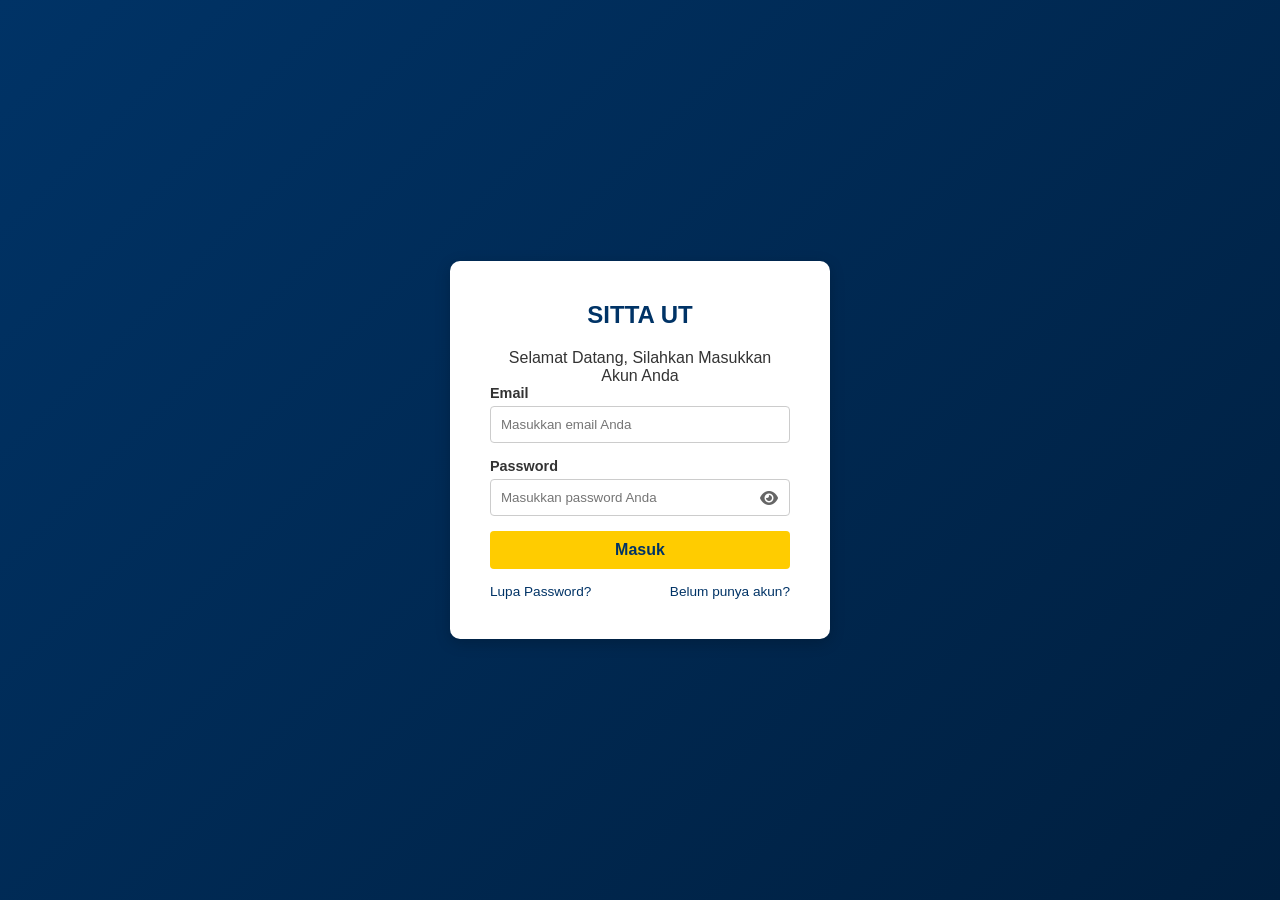
<file: sitta-praktik/index.html>
<!DOCTYPE html>
<html lang="id">
<head>
    <meta charset="UTF-8">
    <meta name="viewport" content="width=device-width, initial-scale=1.0">
    <title>Login - SITTA UT</title>
    <link rel="stylesheet" href="css/style.css">
    <link rel="stylesheet" href="https://cdnjs.cloudflare.com/ajax/libs/font-awesome/6.4.0/css/all.min.css">
</head>
<body class="login-body">

    <div class="login-card">
        <h2>SITTA UT</h2>
        <p>Selamat Datang, Silahkan Masukkan Akun Anda</p>
        
        <form onsubmit="handleLogin(event)">
            <div class="form-group">
                <label for="email">Email</label>
                <input type="email" id="email" required placeholder="Masukkan email Anda">
            </div>
            <div class="form-group">
                <label for="password">Password</label>

                <div class="password-wrapper">
                    <input type="password" id="password" required placeholder="Masukkan password Anda">
                    <i class="fa-solid fa-eye" id="togglePassword" onclick="togglePasswordVisibility()"></i>
                </div>
            </div>
            <button type="submit" class="btn">Masuk</button>
        </form>

        <div class="login-links">
            <a href="#" onclick="openModal('modalLupaPassword')">Lupa Password?</a>
            <a href="#" onclick="openModal('modalDaftar')">Belum punya akun?</a>
        </div>
    </div>

    <div id="modalLupaPassword" class="modal">
        <div class="modal-content">
            <span class="close-btn" onclick="closeModal('modalLupaPassword')">&times;</span>
            <h3 style="color:#002b5b; margin-bottom:10px;">Lupa Password</h3>
            <p style="font-size:0.85rem; margin-bottom:15px; color:#555;">Masukkan email Anda untuk menerima bantuan reset password.</p>
            <div class="form-group">
                <input type="email" placeholder="Email Anda">
            </div>
            <button class="btn" onclick="alert('Instruksi dikirim ke email!'); closeModal('modalLupaPassword');">Kirim</button>
        </div>
    </div>

    <div id="modalDaftar" class="modal">
        <div class="modal-content">
            <span class="close-btn" onclick="closeModal('modalDaftar')">&times;</span>
            <h3 style="color:#002b5b; margin-bottom:15px;">Pendaftaran Akun SITTA</h3>
            <div class="form-group">
                <label>Nama Lengkap</label>
                <input type="text" placeholder="Nama Lengkap">
            </div>
            <div class="form-group">
                <label>Email</label>
                <input type="email" placeholder="Email">
            </div>
            <button class="btn" onclick="alert('Pendaftaran Berhasil! Silakan Login.'); closeModal('modalDaftar');">Daftar</button>
        </div>
    </div>

    <script src="js/data.js"></script>
    <script src="js/script.js"></script>
</body>
</html>
</file>
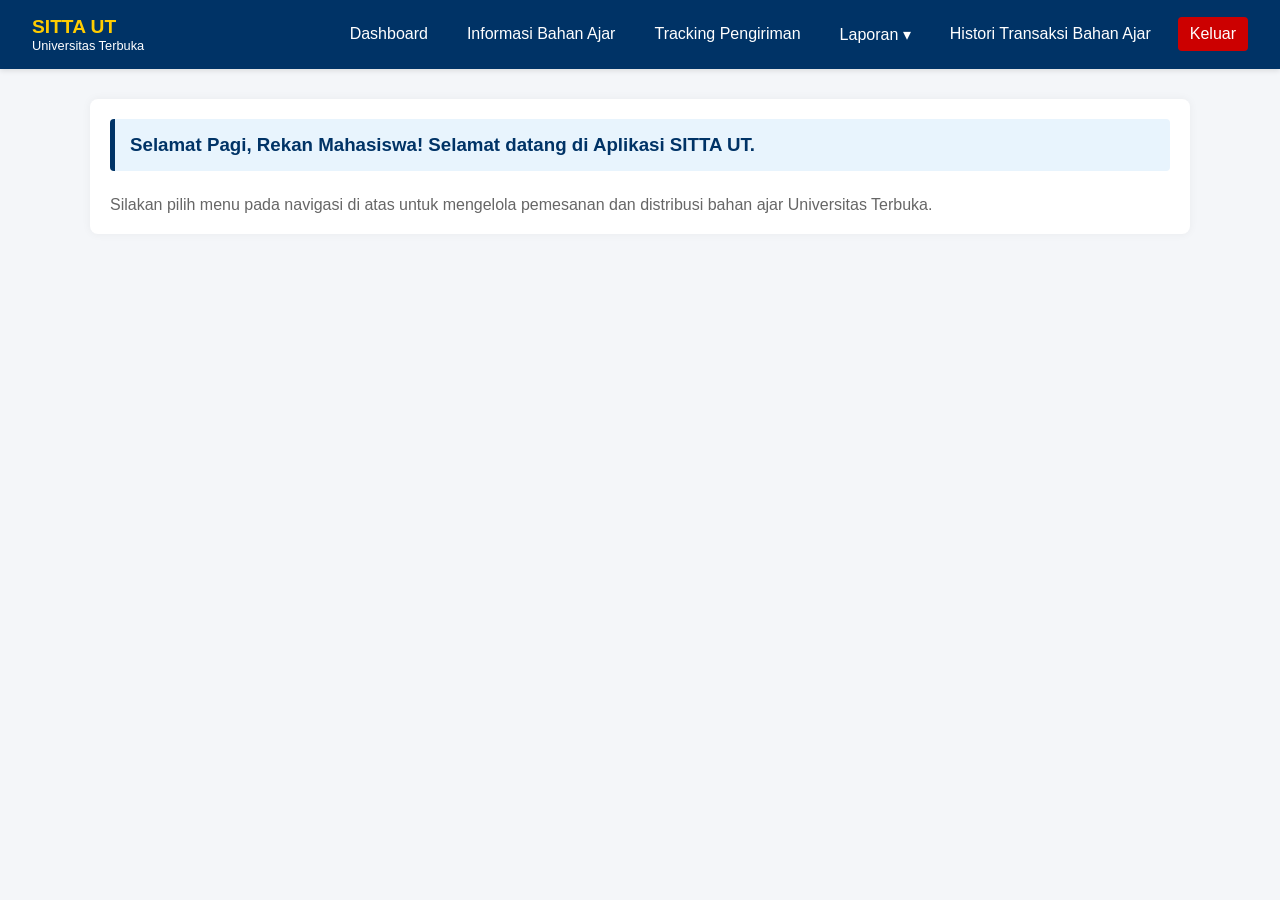
<file: sitta-praktik/dashboard.html>
<!DOCTYPE html>
<html lang="id">
<head>
    <meta charset="UTF-8">
    <meta name="viewport" content="width=device-width, initial-scale=1.0">
    <title>Dashboard - SITTA UT</title>
    <link rel="stylesheet" href="css/style.css">
</head>
<body>

    <header>
        <div class="logo-container">
            <div class="logo-title">
                <h1>SITTA UT</h1>
                <p>Universitas Terbuka</p>
            </div>
        </div>
        <nav>
    <ul>
        <li><a href="dashboard.html">Dashboard</a></li>
        <li><a href="stok.html">Informasi Bahan Ajar</a></li>
        <li><a href="tracking.html">Tracking Pengiriman</a></li>
        <li class="dropdown">
            <a href="#" class="dropbtn">Laporan ▾</a>
            <div class="dropdown-content">
                <a href="#">Monitoring Progress DO Bahan Ajar</a>
                <a href="#">Rekap Bahan Ajar</a>
            </div>
        </li>   
        <li><a href="#">Histori Transaksi Bahan Ajar</a></li>
        <li><a href="index.html" style="background-color: #cc0000;">Keluar</a></li>
    </ul>
</nav>
    </header>

    <div class="container">
        <div class="greeting-box">
            <h3 id="greetingText">Selamat Datang</h3>
        </div>

        <p style="margin-top: 10px; color:#666;">Silakan pilih menu pada navigasi di atas untuk mengelola pemesanan dan distribusi bahan ajar Universitas Terbuka.</p>
    </div>

    <script src="js/data.js"></script>
    <script src="js/script.js"></script>
</body>
</html>
</file>
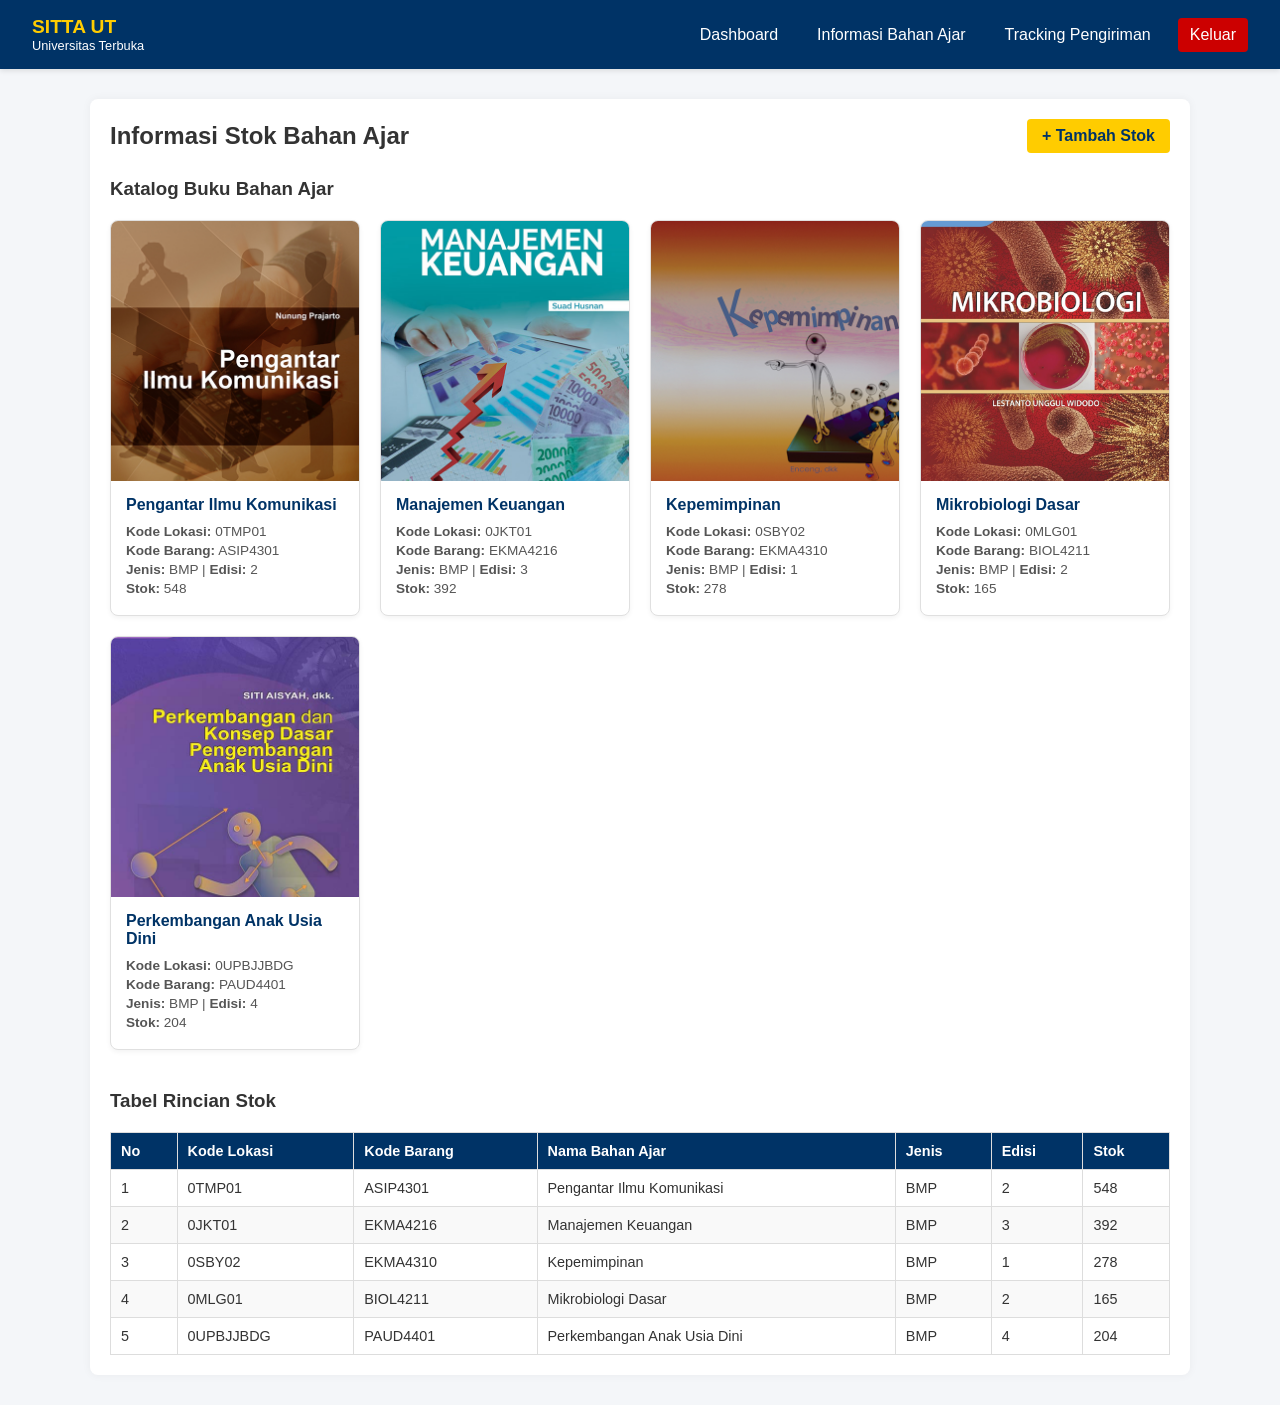
<file: sitta-praktik/stok.html>
<!DOCTYPE html>
<html lang="id">
<head>
    <meta charset="UTF-8">
    <meta name="viewport" content="width=device-width, initial-scale=1.0">
    <title>Stok Bahan Ajar - SITTA UT</title>
    <link rel="stylesheet" href="css/style.css">
</head>
<body>

    <header>
        <div class="logo-container">
            <div class="logo-title">
                <h1>SITTA UT</h1>
                <p>Universitas Terbuka</p>
            </div>
        </div>
        <nav>
            <ul>
                <li><a href="dashboard.html">Dashboard</a></li>
                <li><a href="stok.html">Informasi Bahan Ajar</a></li>
                <li><a href="tracking.html">Tracking Pengiriman</a></li>
                <li><a href="index.html" style="background:#cc0000;">Keluar</a></li>
            </ul>
        </nav>
    </header>

    <div class="container">
        <div style="display: flex; justify-content: space-between; align-items: center;">
            <h2>Informasi Stok Bahan Ajar</h2>
            <button class="btn" style="width: auto; padding: 8px 15px;" onclick="openModal('modalTambahStok')">+ Tambah Stok</button>
        </div>

        <h3 style="margin-top: 25px;">Katalog Buku Bahan Ajar</h3>
        <div class="grid-container" id="stokContainer"></div>

        <h3 style="margin-top: 40px;">Tabel Rincian Stok</h3>
        <table>
            <thead>
                <tr>
                    <th>No</th>
                    <th>Kode Lokasi</th>
                    <th>Kode Barang</th>
                    <th>Nama Bahan Ajar</th>
                    <th>Jenis</th>
                    <th>Edisi</th>
                    <th>Stok</th>
                </tr>
            </thead>
            <tbody id="stokTableBody"></tbody>
        </table>
    </div>

<div id="modalTambahStok" class="modal">
    <div class="modal-content">
        <span class="close-btn" onclick="closeModal('modalTambahStok')">&times;</span>
        <h3 style="color: #002b5b; margin-bottom: 15px;">Tambah Stok Bahan Ajar</h3>
        <form id="formTambahStok" onsubmit="handleAddStok(event)">
            <div class="form-group">
                <label>Kode Lokasi</label>
                <input type="text" id="kodeLokasi" required placeholder="Masukkan Kode Lokasi">
            </div>
            <div class="form-group">
                <label>Kode Barang</label>
                <input type="text" id="kodeBarang" required placeholder="Masukkan Kode Barang">
            </div>
            <div class="form-group">
                <label>Nama Barang</label>
                <input type="text" id="namaBarang" required placeholder="Masukkan Nama Barang">
            </div>
            <div class="form-group">
                <label>Jenis Barang</label>
                <input type="text" id="jenisBarang" required placeholder="Masukkan Jenis Barang (misal: BMP)">
            </div>
            <div class="form-group">
                <label>Edisi</label>
                <input type="text" id="edisi" required placeholder="Masukkan Edisi">
            </div>
            <div class="form-group">
                <label>Stok Initial</label>
                <input type="number" id="stok" required placeholder="Masukkan Jumlah Stok">
            </div>

            <div class="form-group">
                <label>Cover Buku (Upload Gambar)</label>
                <input type="file" id="coverFile" accept="image/*" onchange="handleCoverUpload(event)">
                <input type="hidden" id="coverPath" value="">
            </div>
            <button type="submit" class="btn">Simpan Data</button>
        </form>
    </div>
</div>

    <script src="js/data.js"></script>
    <script src="js/script.js"></script>
</body>
</html>
</file>
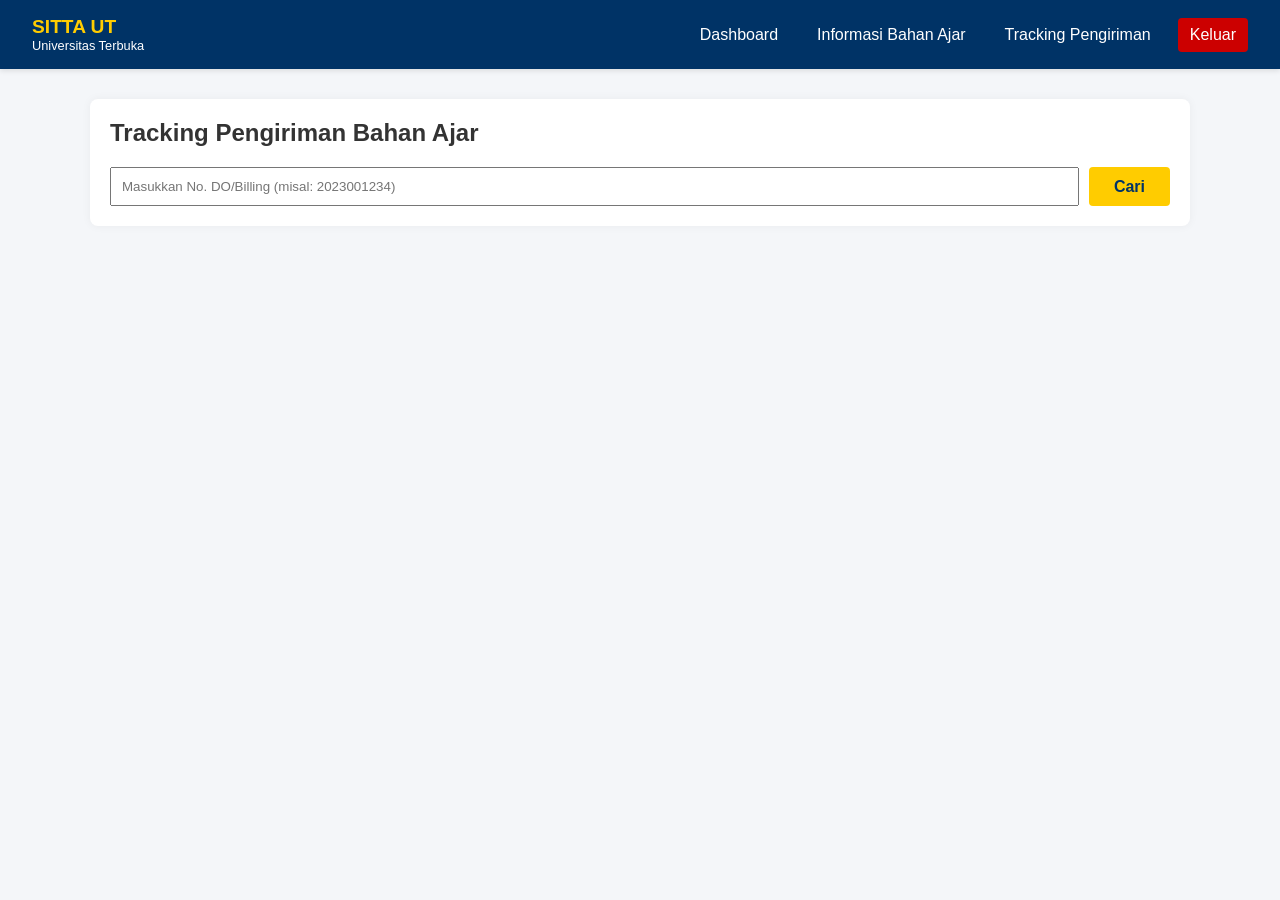
<file: sitta-praktik/tracking.html>
<!DOCTYPE html>
<html lang="id">
<head>
    <meta charset="UTF-8">
    <meta name="viewport" content="width=device-width, initial-scale=1.0">
    <title>Tracking Pengiriman - SITTA UT</title>
    <link rel="stylesheet" href="css/style.css">
</head>
<body>

    <header>
        <div class="logo-container">
            <div class="logo-title">
                <h1>SITTA UT</h1>
                <p>Universitas Terbuka</p>
            </div>
        </div>
        <nav>
            <ul>
                <li><a href="dashboard.html">Dashboard</a></li>
                <li><a href="stok.html">Informasi Bahan Ajar</a></li>
                <li><a href="tracking.html">Tracking Pengiriman</a></li>
                <li><a href="index.html" style="background:#cc0000;">Keluar</a></li>
            </ul>
        </nav>
    </header>

    <div class="container">
        <h2>Tracking Pengiriman Bahan Ajar</h2>
        <form onsubmit="handleTracking(event)" style="margin-top: 20px; display:flex; gap:10px;">
            <input type="text" id="nomorDO" placeholder="Masukkan No. DO/Billing (misal: 2023001234)" required style="flex:1; padding:10px;">
            <button type="submit" class="btn" style="width: auto; padding: 10px 25px;">Cari</button>
        </form>

        <div id="trackingResult"></div>
    </div>

    <script src="js/data.js"></script>
    <script src="js/script.js"></script>
</body>
</html>
</file>
<file: sitta-praktik/css/style.css>
* {
    box-sizing: border-box;
    margin: 0;
    padding: 0;
    font-family: 'Segoe UI', Tahoma, Geneva, Verdana, sans-serif;
}

body {
    background-color: #f4f6f9;
    color: #333;
}

/* Header & Navigasi */
header {
    background-color: #003366;
    color: white;
    padding: 1rem 2rem;
    display: flex;
    justify-content: space-between;
    align-items: center;
    box-shadow: 0 2px 5px rgba(0,0,0,0.1);
}

.logo-container {
    display: flex;
    align-items: center;
    gap: 10px;
}

.logo-title h1 {
    font-size: 1.2rem;
    color: #ffcc00;
}

.logo-title p {
    font-size: 0.8rem;
}

nav ul {
    list-style: none;
    display: flex;
    gap: 15px;
}

nav ul li {
    position: relative;
}

nav a, .dropbtn {
    color: white;
    text-decoration: none;
    padding: 8px 12px;
    display: inline-block;
    border-radius: 4px;
    transition: background 0.3s;
}

nav a:hover, .dropdown:hover .dropbtn {
    background-color: #002244;
}

/* Dropdown Menu */
.dropdown-content {
    display: none;
    position: absolute;
    background-color: white;
    min-width: 200px;
    box-shadow: 0px 8px 16px rgba(0,0,0,0.2);
    z-index: 1000;
    border-radius: 4px;
    overflow: hidden;
}

.dropdown-content a {
    color: #333;
    padding: 12px 16px;
    display: block;
}

.dropdown-content a:hover {
    background-color: #f1f1f1;
}

.dropdown:hover .dropdown-content {
    display: block;
}

/* Container & Layout */
.container {
    max-width: 1100px;
    margin: 30px auto;
    padding: 20px;
    background: white;
    border-radius: 8px;
    box-shadow: 0 0 10px rgba(0,0,0,0.05);
}

/* Halaman Login */
.login-body {
    display: flex;
    justify-content: center;
    align-items: center;
    min-height: 100vh;
    background: linear-gradient(135deg, #003366 0%, #001f3f 100%);
}

.login-card {
    background: white;
    padding: 40px;
    border-radius: 10px;
    width: 100%;
    max-width: 380px;
    text-align: center;
    box-shadow: 0 4px 15px rgba(0,0,0,0.2);
}

.login-card h2 {
    color: #003366;
    margin-bottom: 20px;
}

.form-group {
    margin-bottom: 15px;
    text-align: left;
}

.form-group label {
    display: block;
    margin-bottom: 5px;
    font-size: 0.9rem;
    font-weight: bold;
}

.form-group input, .form-group select {
    width: 100%;
    padding: 10px;
    border: 1px solid #ccc;
    border-radius: 4px;
}

.btn {
    width: 100%;
    padding: 10px;
    background-color: #ffcc00;
    border: none;
    color: #003366;
    font-weight: bold;
    cursor: pointer;
    border-radius: 4px;
    font-size: 1rem;
    transition: background 0.2s;
}

.btn:hover {
    background-color: #e6b800;
}

.login-links {
    margin-top: 15px;
    display: flex;
    justify-content: space-between;
    font-size: 0.85rem;
}

.login-links a {
    color: #003366;
    text-decoration: none;
}

.login-links a:hover {
    text-decoration: underline;
}

/* Modal Box */
.modal {
    display: none;
    position: fixed;
    z-index: 2000;
    left: 0;
    top: 0;
    width: 100%;
    height: 100%;
    background-color: rgba(0,0,0,0.5);
    justify-content: center;
    align-items: center;
}

.modal-content {
    background-color: #ffffff;
    padding: 25px;
    border-radius: 10px;
    width: 90%;
    max-width: 450px;
    max-height: 85vh; 
    overflow-y: auto;  
    position: relative;
    box-shadow: 0 5px 15px rgba(0, 0, 0, 0.3);
}

.close-btn {
    position: absolute;
    right: 15px;
    top: 10px;
    font-size: 1.5rem;
    cursor: pointer;
}

/* Dashboard Greeting */
.greeting-box {
    background-color: #e8f4fd;
    border-left: 5px solid #003366;
    padding: 15px;
    margin-bottom: 25px;
    border-radius: 4px;
}

.greeting-box h3 {
    color: #003366;
}

/* Grid & Cards Bahan Ajar */
.grid-container {
    display: grid;
    grid-template-columns: repeat(auto-fill, minmax(220px, 1fr));
    gap: 20px;
    margin-top: 20px;
}

.card {
    border: 1px solid #e0e0e0;
    border-radius: 8px;
    overflow: hidden;
    background: white;
    box-shadow: 0 2px 5px rgba(0,0,0,0.05);
    display: flex;
    flex-direction: column;
}

.card img {
    width: 100%;
    height: 260px;
    object-fit: cover;
}

.card-body {
    padding: 15px;
    flex-grow: 1;
}

.card-body h4 {
    font-size: 1rem;
    color: #003366;
    margin-bottom: 10px;
}

.card-body p {
    font-size: 0.85rem;
    color: #555;
    margin-bottom: 4px;
}

/* Table Styling */
table {
    width: 100%;
    border-collapse: collapse;
    margin-top: 20px;
}

table, th, td {
    border: 1px solid #ddd;
}

th, td {
    padding: 10px;
    text-align: left;
    font-size: 0.9rem;
}

th {
    background-color: #003366;
    color: white;
}

tr:nth-child(even) {
    background-color: #f9f9f9;
}

/* Tracking Result Card */
.tracking-card {
    background: #003366;
    color: white;
    padding: 20px;
    border-radius: 8px;
    margin-top: 20px;
}

.timeline {
    margin-top: 20px;
    border-left: 2px solid #003366;
    padding-left: 15px;
    list-style: none;
}

.timeline-item {
    margin-bottom: 15px;
    position: relative;
}

.timeline-item::before {
    content: '';
    width: 10px;
    height: 10px;
    background: #ffcc00;
    border-radius: 50%;
    position: absolute;
    left: -21px;
    top: 5px;
}

.timeline-item small {
    color: #777;
    display: block;
}

/* Styling Password */
.password-wrapper {
    position: relative;
    display: flex;
    align-items: center;
}

.password-wrapper input {
    padding-right: 40px;
}

.password-wrapper i {
    position: absolute;
    right: 12px;
    cursor: pointer;
    color: #666;
    font-size: 1rem;
    transition: color 0.2s;
}

.password-wrapper i:hover {
    color: #002b5b;
}
</file>
